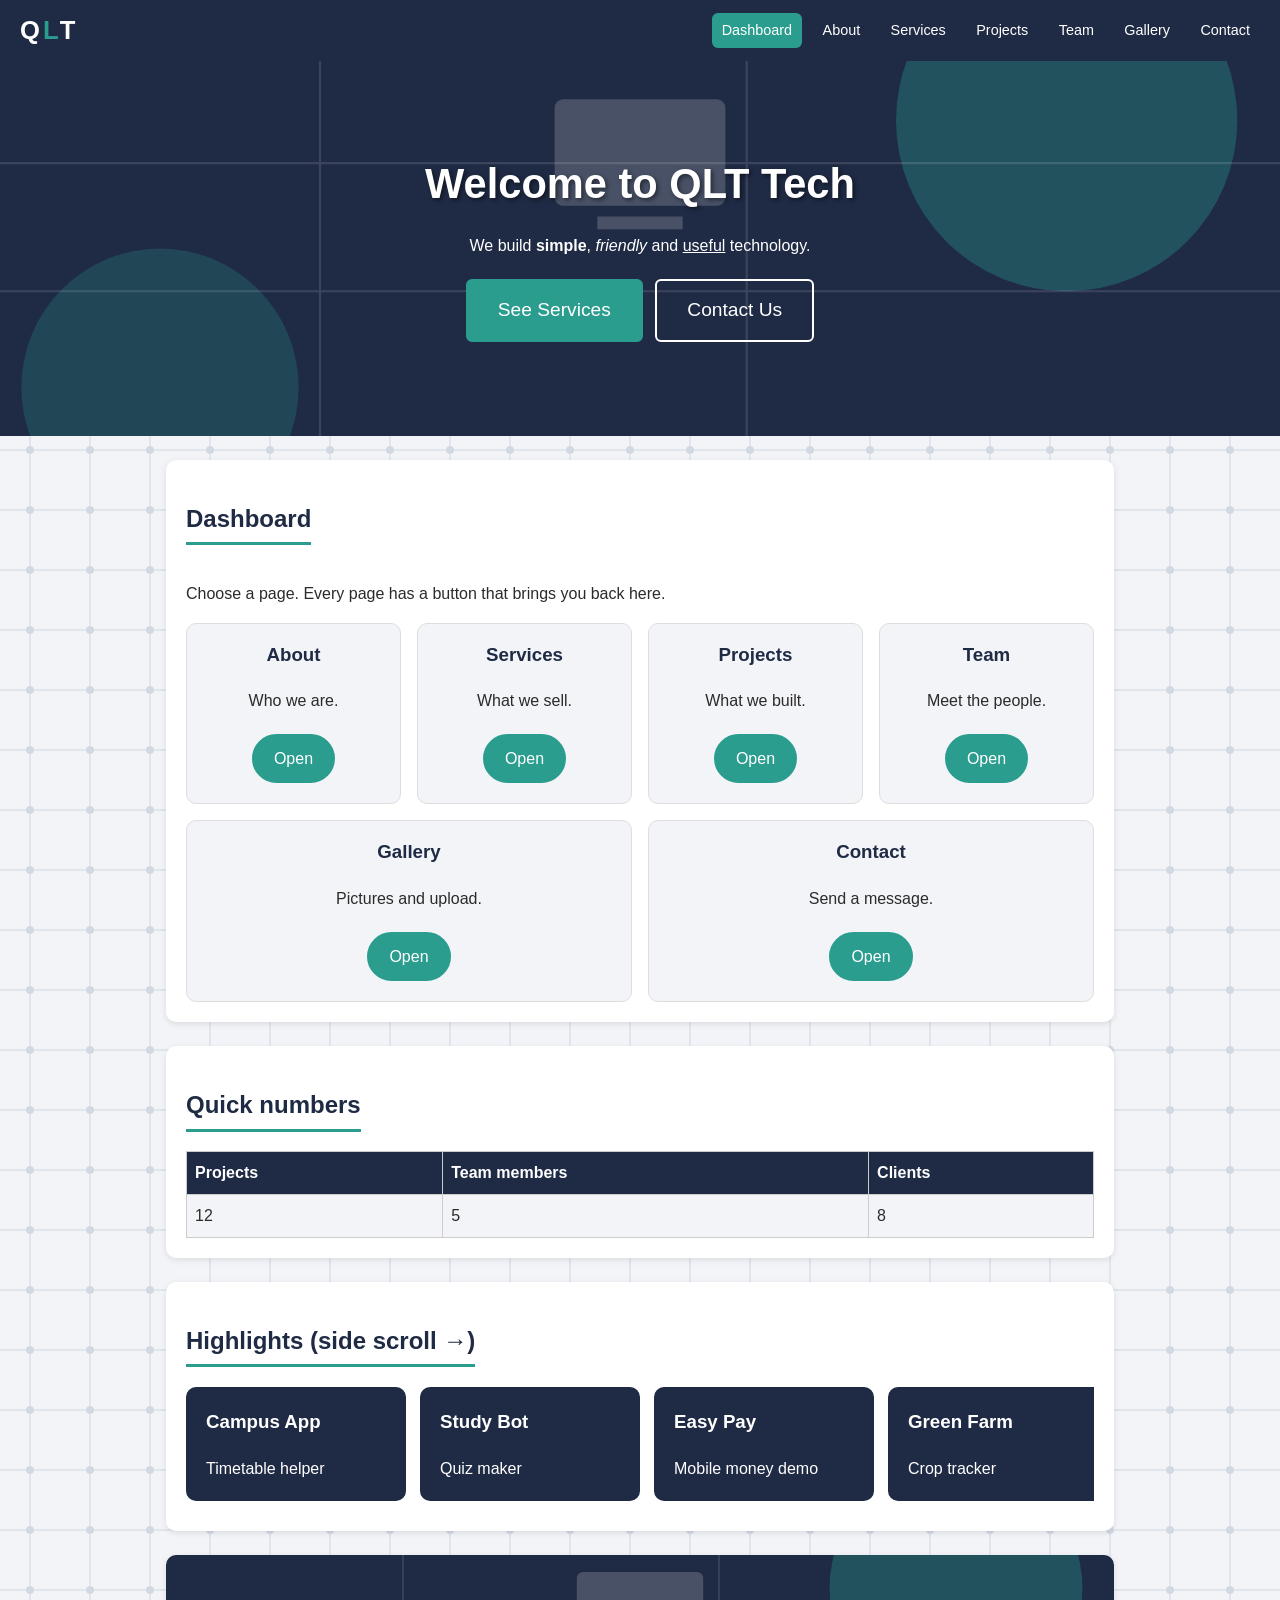
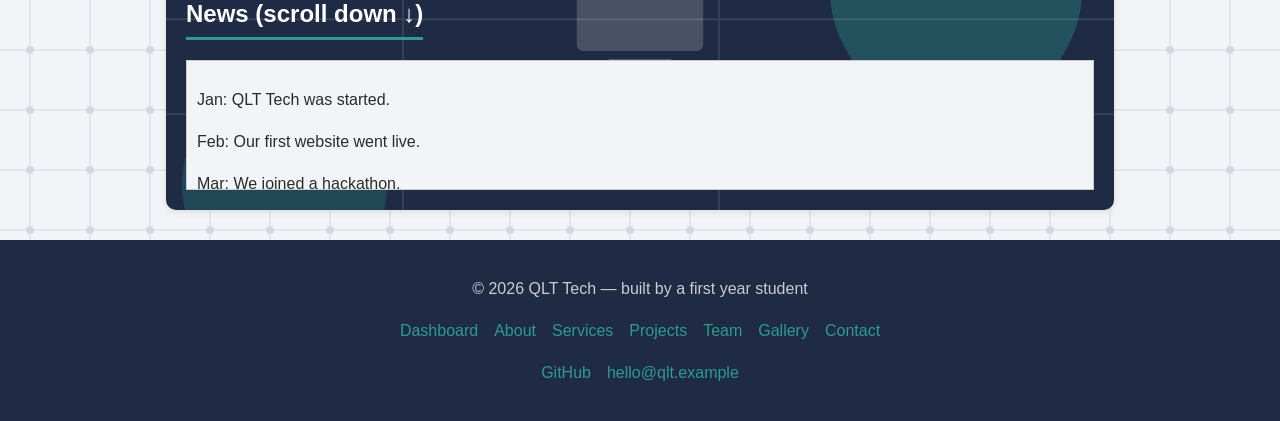
<file: index.html>
<!DOCTYPE html>
<html lang="en">
<head>
<meta charset="UTF-8">
<meta name="viewport" content="width=device-width, initial-scale=1">
<title>Dashboard - QLT Tech</title>
<link rel="stylesheet" href="style.css">
</head>
<body>
<header>
  <div class="logo">Q<span>L</span>T</div>
  <nav>
    <a href="index.html" class="active">Dashboard</a>
    <a href="about.html">About</a>
    <a href="services.html">Services</a>
    <a href="projects.html">Projects</a>
    <a href="team.html">Team</a>
    <a href="gallery.html">Gallery</a>
    <a href="contact.html">Contact</a>
  </nav>
</header>
<div class="hero">
  <h1>Welcome to QLT Tech</h1>
  <p>We build <b>simple</b>, <i>friendly</i> and <u>useful</u> technology.</p>
  <a class="btn big" href="services.html">See Services</a>
  <a class="btn big outline" style="color:#fff;border-color:#fff" href="contact.html">Contact Us</a>
</div>
<main>
  <section>
    <h2>Dashboard</h2>
    <p>Choose a page. Every page has a button that brings you back here.</p>
    <div class="cards">
      <div class="card"><h3>About</h3><p>Who we are.</p><a class="btn round" href="about.html">Open</a></div>
      <div class="card"><h3>Services</h3><p>What we sell.</p><a class="btn round" href="services.html">Open</a></div>
      <div class="card"><h3>Projects</h3><p>What we built.</p><a class="btn round" href="projects.html">Open</a></div>
      <div class="card"><h3>Team</h3><p>Meet the people.</p><a class="btn round" href="team.html">Open</a></div>
      <div class="card"><h3>Gallery</h3><p>Pictures and upload.</p><a class="btn round" href="gallery.html">Open</a></div>
      <div class="card"><h3>Contact</h3><p>Send a message.</p><a class="btn round" href="contact.html">Open</a></div>
    </div>
  </section>
  <section>
    <h2>Quick numbers</h2>
    <div class="table-wrap"><table>
      <tr><th>Projects</th><th>Team members</th><th>Clients</th></tr>
      <tr><td>12</td><td>5</td><td>8</td></tr>
    </table></div>
  </section>
  <section>
    <h2>Highlights (side scroll &rarr;)</h2>
    <div class="scroll-x">
      <div><h3>Campus App</h3>Timetable helper</div>
      <div><h3>Study Bot</h3>Quiz maker</div>
      <div><h3>Easy Pay</h3>Mobile money demo</div>
      <div><h3>Green Farm</h3>Crop tracker</div>
      <div><h3>QLT Chat</h3>Student messaging</div>
    </div>
  </section>
  <section class="bg-img">
    <h2>News (scroll down &darr;)</h2>
    <div class="scroll-y" style="color:#2b2b2b">
      <p>Jan: QLT Tech was started.</p><p>Feb: Our first website went live.</p>
      <p>Mar: We joined a hackathon.</p><p>Apr: New team members arrived.</p>
      <p>May: Campus App version 2 launched.</p>
    </div>
  </section>
</main>
<footer>
  <p>&copy; 2026 QLT Tech &mdash; built by a first year student</p>
  <p><a href="index.html">Dashboard</a><a href="about.html">About</a><a href="services.html">Services</a><a href="projects.html">Projects</a><a href="team.html">Team</a><a href="gallery.html">Gallery</a><a href="contact.html">Contact</a></p>
  <p><a href="https://github.com" target="_blank">GitHub</a><a href="mailto:hello@qlt.example">hello@qlt.example</a></p>
</footer>
</body>
</html>
</file>
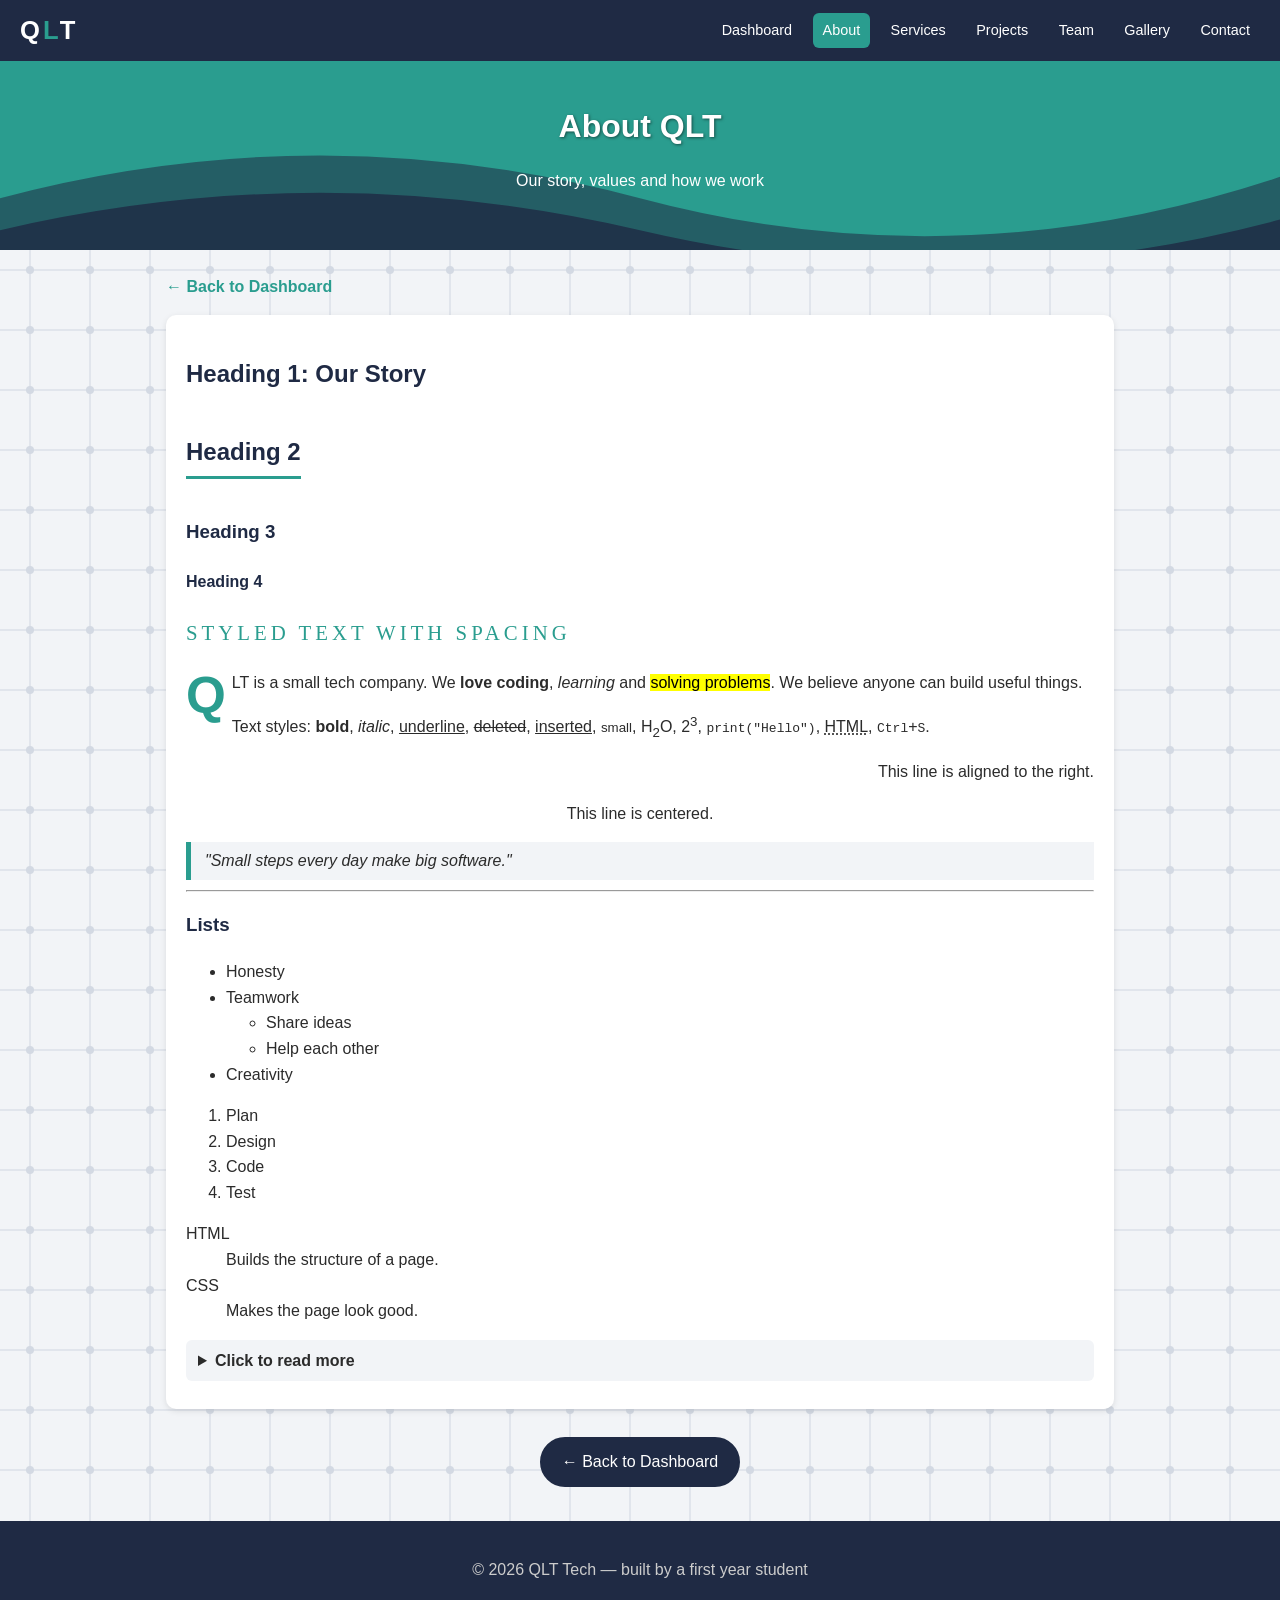
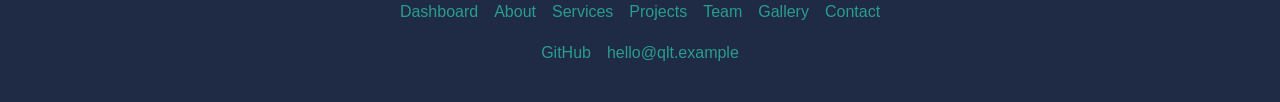
<file: about.html>
<!DOCTYPE html>
<html lang="en">
<head>
<meta charset="UTF-8">
<meta name="viewport" content="width=device-width, initial-scale=1">
<title>About - QLT Tech</title>
<link rel="stylesheet" href="style.css">
</head>
<body>
<header>
  <div class="logo">Q<span>L</span>T</div>
  <nav>
    <a href="index.html">Dashboard</a>
    <a href="about.html" class="active">About</a>
    <a href="services.html">Services</a>
    <a href="projects.html">Projects</a>
    <a href="team.html">Team</a>
    <a href="gallery.html">Gallery</a>
    <a href="contact.html">Contact</a>
  </nav>
</header>
<div class="page-banner"><h1>About QLT</h1><p>Our story, values and how we work</p></div>
<main>
  <a class="back" href="index.html">&larr; Back to Dashboard</a>
  <section>
    <h1>Heading 1: Our Story</h1>
    <h2>Heading 2</h2><h3>Heading 3</h3><h4>Heading 4</h4>
    <p class="fancy">Styled text with spacing</p>
    <p class="dropcap">QLT is a small tech company. We <strong>love coding</strong>, <em>learning</em> and <mark>solving problems</mark>. We believe anyone can build useful things.</p>
    <p>Text styles: <b>bold</b>, <i>italic</i>, <u>underline</u>, <del>deleted</del>, <ins>inserted</ins>, <small>small</small>, H<sub>2</sub>O, 2<sup>3</sup>, <code>print("Hello")</code>, <abbr title="HyperText Markup Language">HTML</abbr>, <kbd>Ctrl</kbd>+<kbd>S</kbd>.</p>
    <p style="text-align:right">This line is aligned to the right.</p>
    <p style="text-align:center">This line is centered.</p>
    <blockquote>"Small steps every day make big software."</blockquote>
    <hr>
    <h3>Lists</h3>
    <ul><li>Honesty</li><li>Teamwork<ul><li>Share ideas</li><li>Help each other</li></ul></li><li>Creativity</li></ul>
    <ol><li>Plan</li><li>Design</li><li>Code</li><li>Test</li></ol>
    <dl><dt>HTML</dt><dd>Builds the structure of a page.</dd><dt>CSS</dt><dd>Makes the page look good.</dd></dl>
    <details><summary>Click to read more</summary><p>We started in a dorm room with one laptop.</p></details>
  </section>
</main>
<main><p style="text-align:center"><a class="btn dark round" href="index.html">&larr; Back to Dashboard</a></p></main>
<footer>
  <p>&copy; 2026 QLT Tech &mdash; built by a first year student</p>
  <p><a href="index.html">Dashboard</a><a href="about.html">About</a><a href="services.html">Services</a><a href="projects.html">Projects</a><a href="team.html">Team</a><a href="gallery.html">Gallery</a><a href="contact.html">Contact</a></p>
  <p><a href="https://github.com" target="_blank">GitHub</a><a href="mailto:hello@qlt.example">hello@qlt.example</a></p>
</footer>
</body>
</html>
</file>
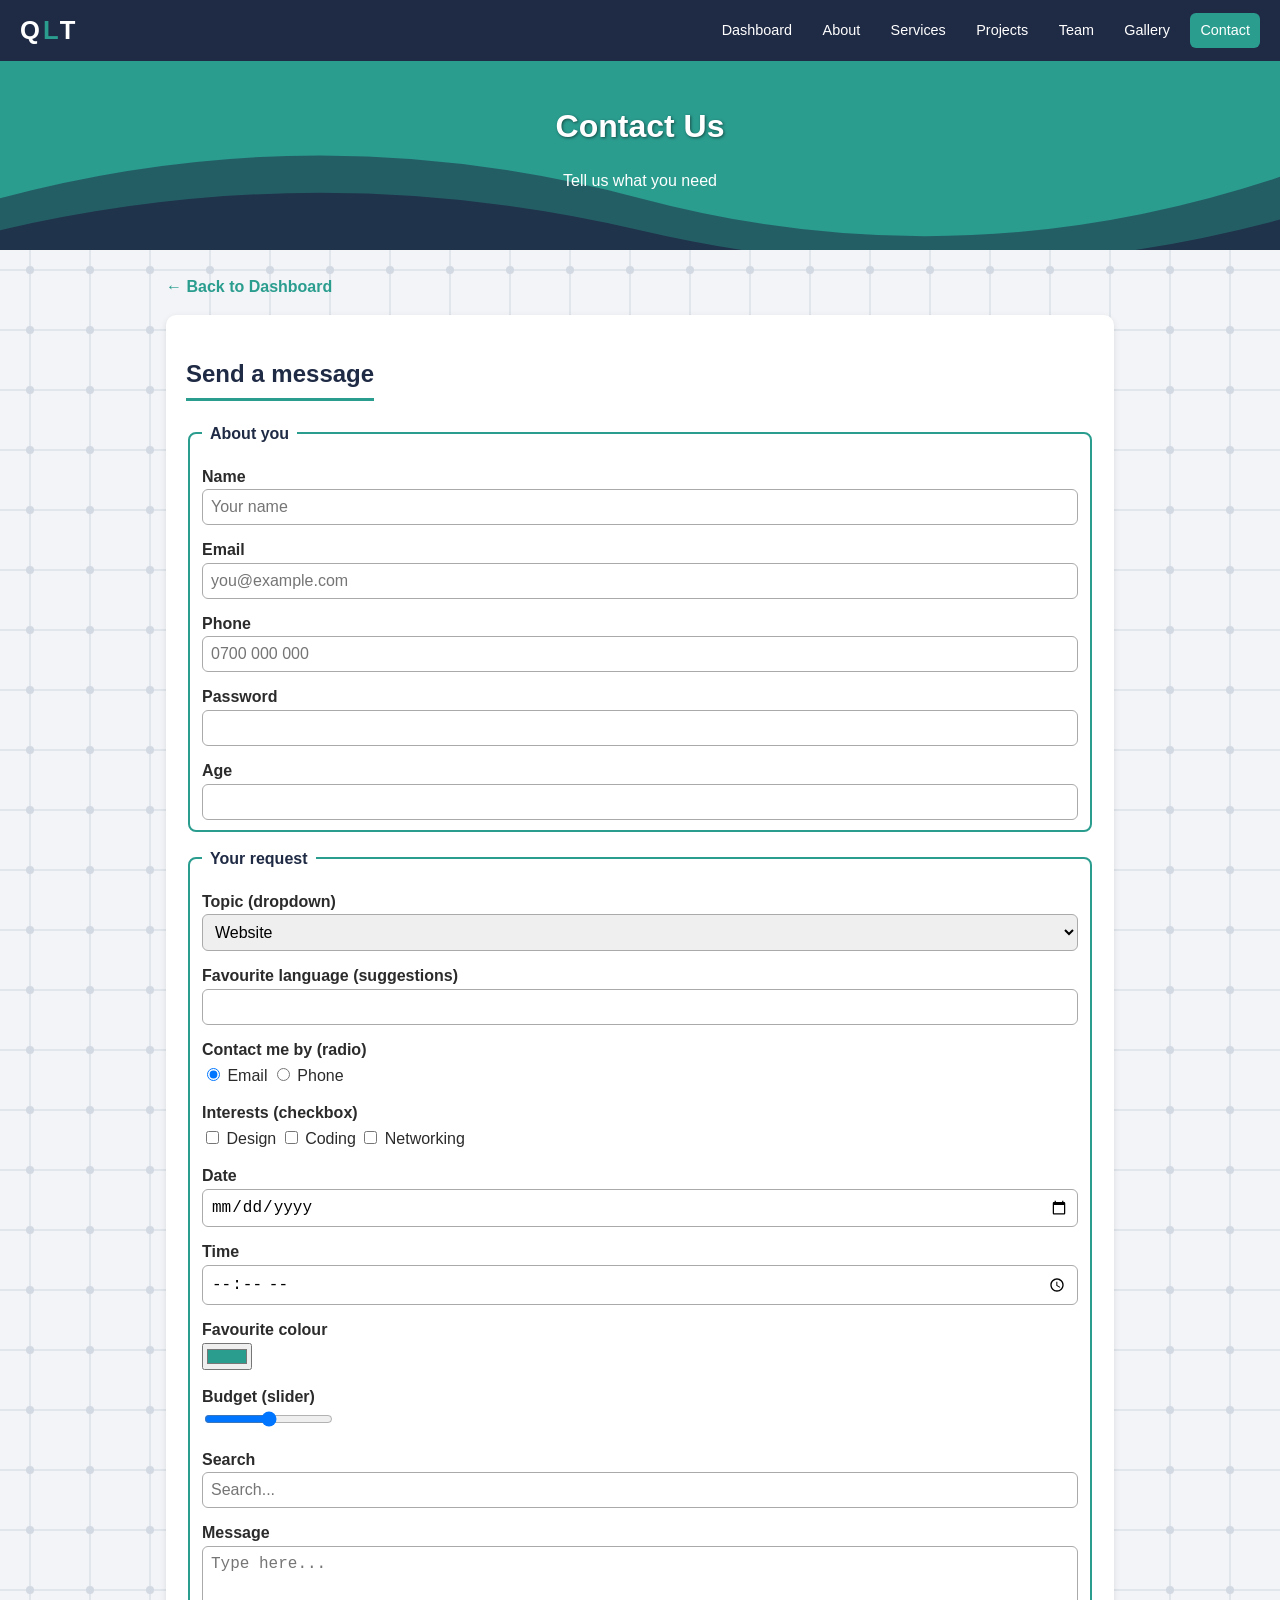
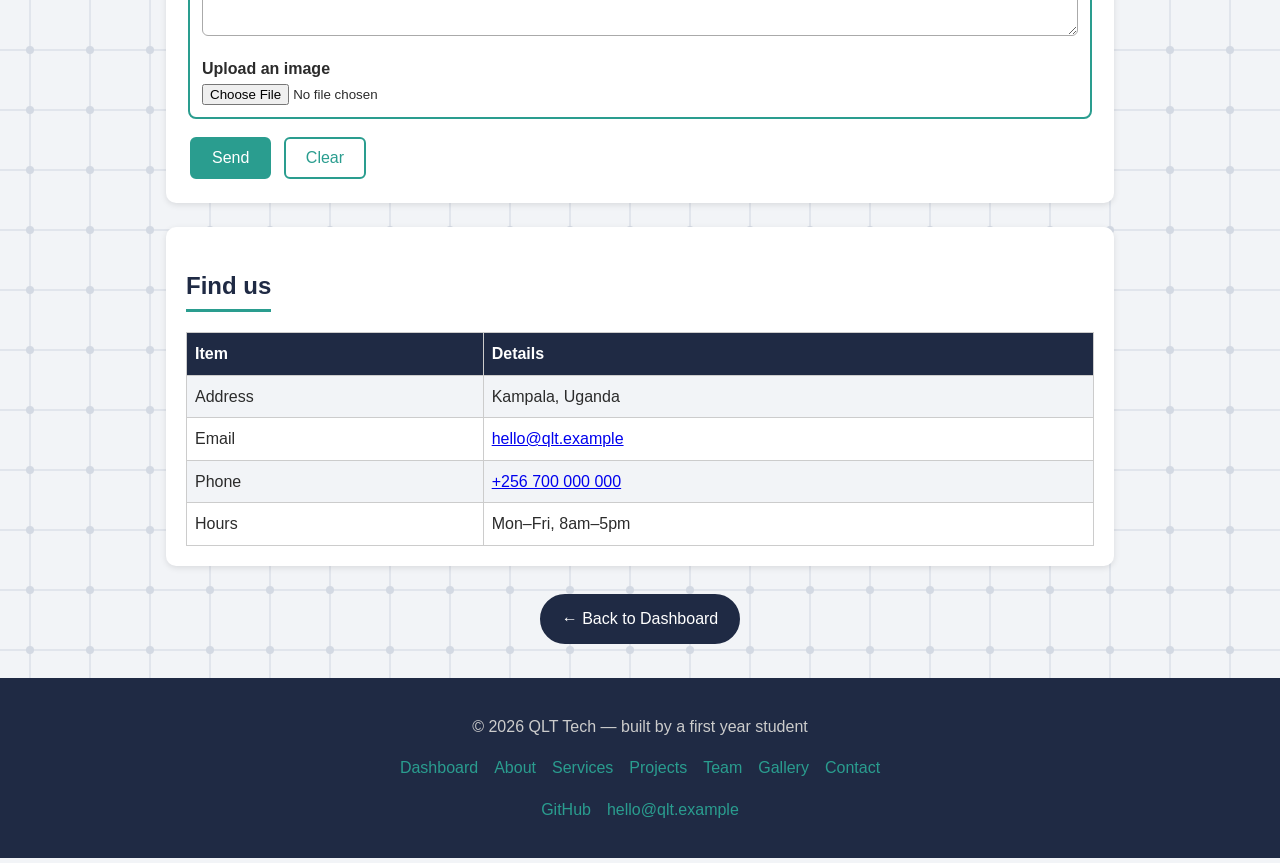
<file: contact.html>
<!DOCTYPE html>
<html lang="en">
<head>
<meta charset="UTF-8">
<meta name="viewport" content="width=device-width, initial-scale=1">
<title>Contact - QLT Tech</title>
<link rel="stylesheet" href="style.css">
</head>
<body>
<header>
  <div class="logo">Q<span>L</span>T</div>
  <nav>
    <a href="index.html">Dashboard</a>
    <a href="about.html">About</a>
    <a href="services.html">Services</a>
    <a href="projects.html">Projects</a>
    <a href="team.html">Team</a>
    <a href="gallery.html">Gallery</a>
    <a href="contact.html" class="active">Contact</a>
  </nav>
</header>
<div class="page-banner"><h1>Contact Us</h1><p>Tell us what you need</p></div>
<main>
  <a class="back" href="index.html">&larr; Back to Dashboard</a>
  <section>
    <h2>Send a message</h2>
    <form action="#" method="post">
      <fieldset><legend>About you</legend>
        <label for="name">Name</label><input type="text" id="name" placeholder="Your name">
        <label for="email">Email</label><input type="email" id="email" placeholder="you@example.com">
        <label for="tel">Phone</label><input type="tel" id="tel" placeholder="0700 000 000">
        <label for="pw">Password</label><input type="password" id="pw">
        <label for="age">Age</label><input type="number" id="age" min="1" max="100">
      </fieldset>
      <fieldset><legend>Your request</legend>
        <label for="topic">Topic (dropdown)</label>
        <select id="topic"><option>Website</option><option>Mobile app</option><option>Support</option></select>
        <label for="lang">Favourite language (suggestions)</label>
        <input type="text" id="lang" list="langs"><datalist id="langs"><option value="HTML"><option value="CSS"><option value="Python"><option value="Java"></datalist>
        <label>Contact me by (radio)</label>
        <input type="radio" name="how" checked> Email <input type="radio" name="how"> Phone
        <label>Interests (checkbox)</label>
        <input type="checkbox"> Design <input type="checkbox"> Coding <input type="checkbox"> Networking
        <label for="date">Date</label><input type="date" id="date">
        <label for="time">Time</label><input type="time" id="time">
        <label for="col">Favourite colour</label><input type="color" id="col" value="#2a9d8f">
        <label for="rng">Budget (slider)</label><input type="range" id="rng" min="0" max="100">
        <label for="s">Search</label><input type="search" id="s" placeholder="Search...">
        <label for="msg">Message</label><textarea id="msg" rows="4" placeholder="Type here..."></textarea>
        <label for="pic">Upload an image</label><input type="file" id="pic" accept="image/*">
      </fieldset>
      <button class="btn" type="submit">Send</button>
      <button class="btn outline" type="reset">Clear</button>
    </form>
  </section>
  <section>
    <h2>Find us</h2>
    <div class="table-wrap"><table>
      <tr><th>Item</th><th>Details</th></tr>
      <tr><td>Address</td><td>Kampala, Uganda</td></tr>
      <tr><td>Email</td><td><a href="mailto:hello@qlt.example">hello@qlt.example</a></td></tr>
      <tr><td>Phone</td><td><a href="tel:+256700000000">+256 700 000 000</a></td></tr>
      <tr><td>Hours</td><td>Mon&ndash;Fri, 8am&ndash;5pm</td></tr>
    </table></div>
  </section>
</main>
<main><p style="text-align:center"><a class="btn dark round" href="index.html">&larr; Back to Dashboard</a></p></main>
<footer>
  <p>&copy; 2026 QLT Tech &mdash; built by a first year student</p>
  <p><a href="index.html">Dashboard</a><a href="about.html">About</a><a href="services.html">Services</a><a href="projects.html">Projects</a><a href="team.html">Team</a><a href="gallery.html">Gallery</a><a href="contact.html">Contact</a></p>
  <p><a href="https://github.com" target="_blank">GitHub</a><a href="mailto:hello@qlt.example">hello@qlt.example</a></p>
</footer>
</body>
</html>
</file>
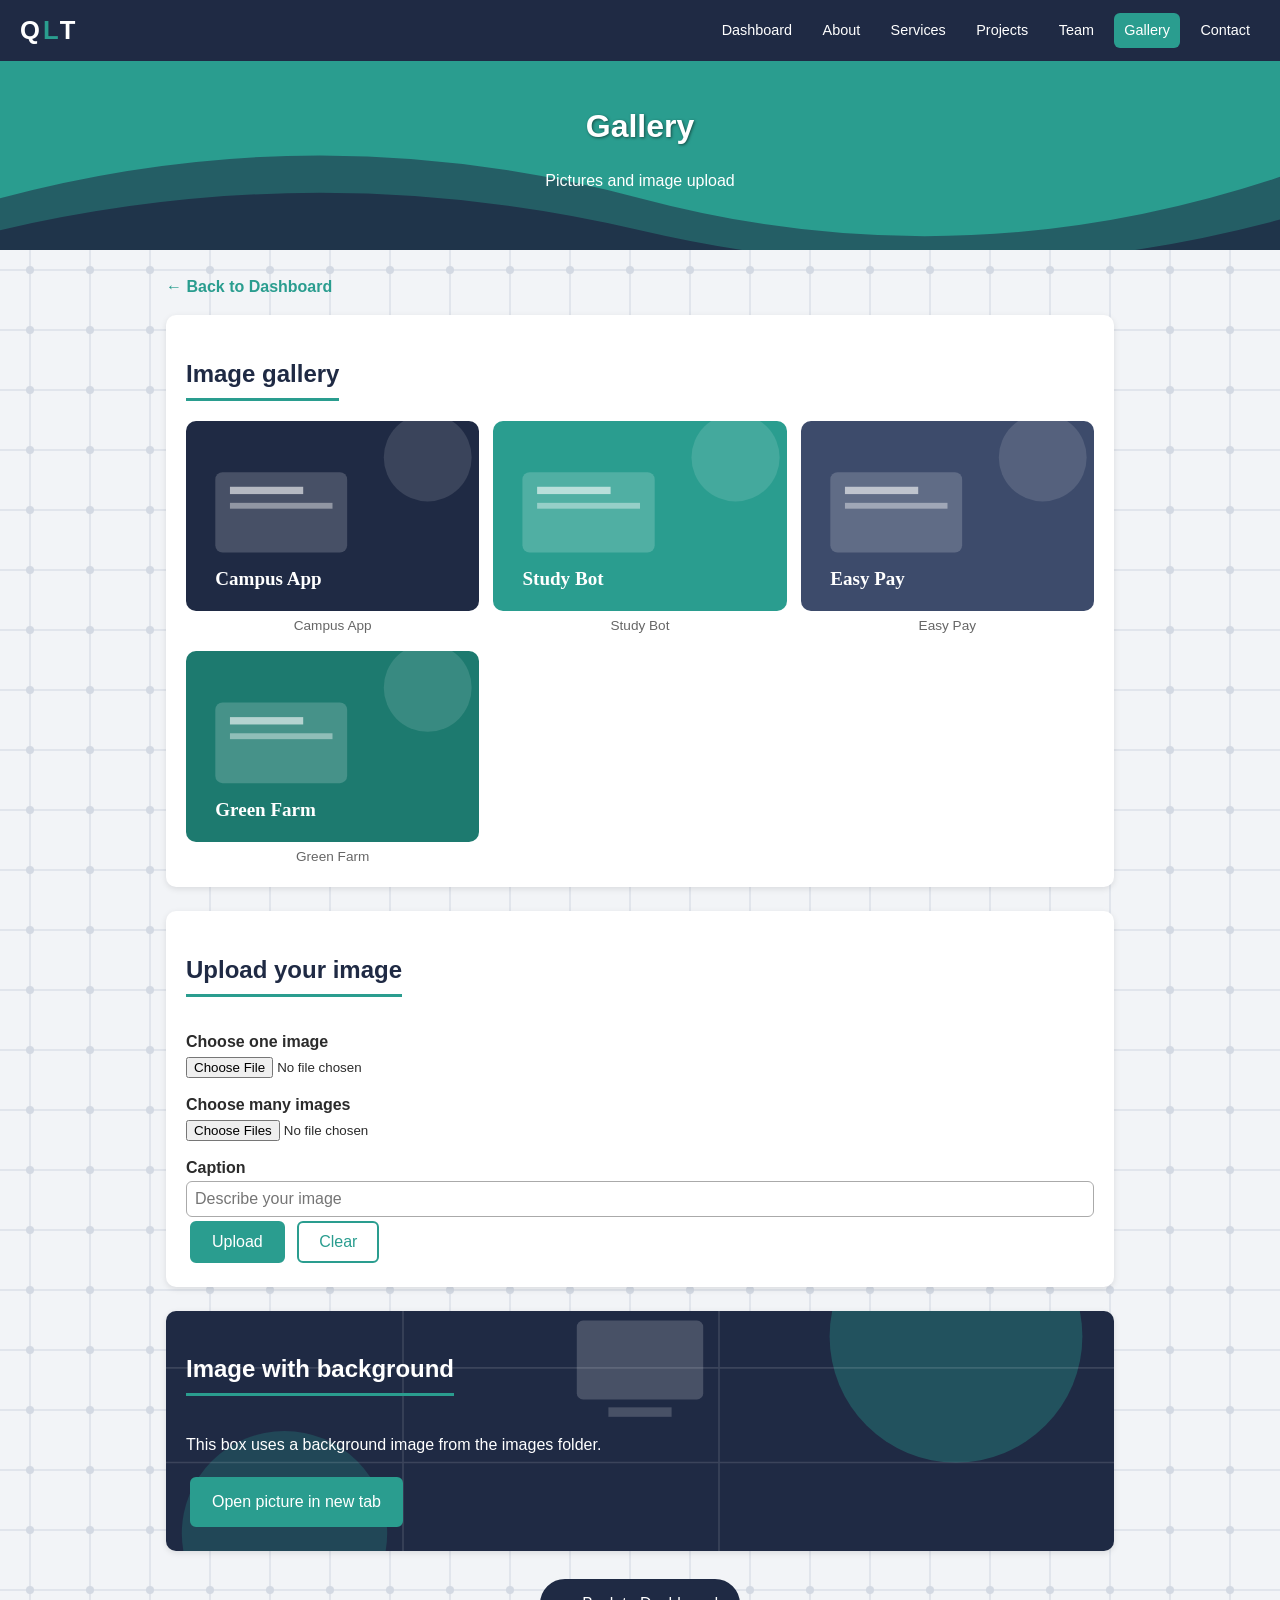
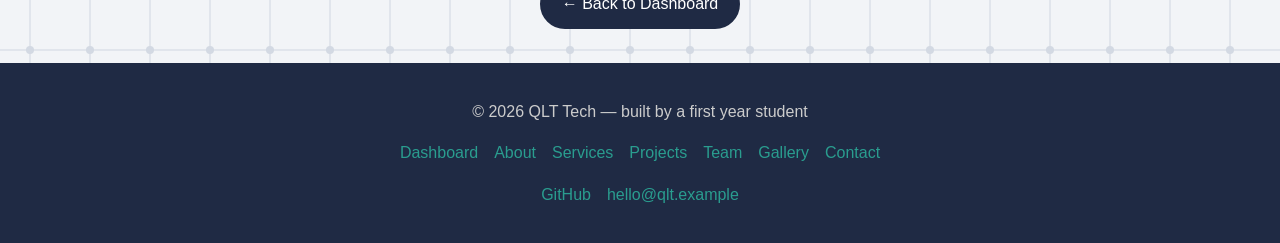
<file: gallery.html>
<!DOCTYPE html>
<html lang="en">
<head>
<meta charset="UTF-8">
<meta name="viewport" content="width=device-width, initial-scale=1">
<title>Gallery - QLT Tech</title>
<link rel="stylesheet" href="style.css">
</head>
<body>
<header>
  <div class="logo">Q<span>L</span>T</div>
  <nav>
    <a href="index.html">Dashboard</a>
    <a href="about.html">About</a>
    <a href="services.html">Services</a>
    <a href="projects.html">Projects</a>
    <a href="team.html">Team</a>
    <a href="gallery.html" class="active">Gallery</a>
    <a href="contact.html">Contact</a>
  </nav>
</header>
<div class="page-banner"><h1>Gallery</h1><p>Pictures and image upload</p></div>
<main>
  <a class="back" href="index.html">&larr; Back to Dashboard</a>
  <section>
    <h2>Image gallery</h2>
    <div class="gallery">
      <figure><img src="images/img1.svg" alt="Campus App"><figcaption>Campus App</figcaption></figure>
      <figure><img src="images/img2.svg" alt="Study Bot"><figcaption>Study Bot</figcaption></figure>
      <figure><img src="images/img3.svg" alt="Easy Pay"><figcaption>Easy Pay</figcaption></figure>
      <figure><img src="images/img4.svg" alt="Green Farm"><figcaption>Green Farm</figcaption></figure>
    </div>
  </section>
  <section>
    <h2>Upload your image</h2>
    <form action="#" method="post" enctype="multipart/form-data">
      <label for="one">Choose one image</label>
      <input type="file" id="one" name="one" accept="image/*">
      <label for="many">Choose many images</label>
      <input type="file" id="many" name="many" accept="image/*" multiple>
      <label for="cap">Caption</label>
      <input type="text" id="cap" placeholder="Describe your image">
      <br>
      <button class="btn" type="submit">Upload</button>
      <button class="btn outline" type="reset">Clear</button>
    </form>
  </section>
  <section class="bg-img">
    <h2>Image with background</h2>
    <p>This box uses a background image from the images folder.</p>
    <a href="images/img1.svg" target="_blank" class="btn">Open picture in new tab</a>
  </section>
</main>
<main><p style="text-align:center"><a class="btn dark round" href="index.html">&larr; Back to Dashboard</a></p></main>
<footer>
  <p>&copy; 2026 QLT Tech &mdash; built by a first year student</p>
  <p><a href="index.html">Dashboard</a><a href="about.html">About</a><a href="services.html">Services</a><a href="projects.html">Projects</a><a href="team.html">Team</a><a href="gallery.html">Gallery</a><a href="contact.html">Contact</a></p>
  <p><a href="https://github.com" target="_blank">GitHub</a><a href="mailto:hello@qlt.example">hello@qlt.example</a></p>
</footer>
</body>
</html>
</file>
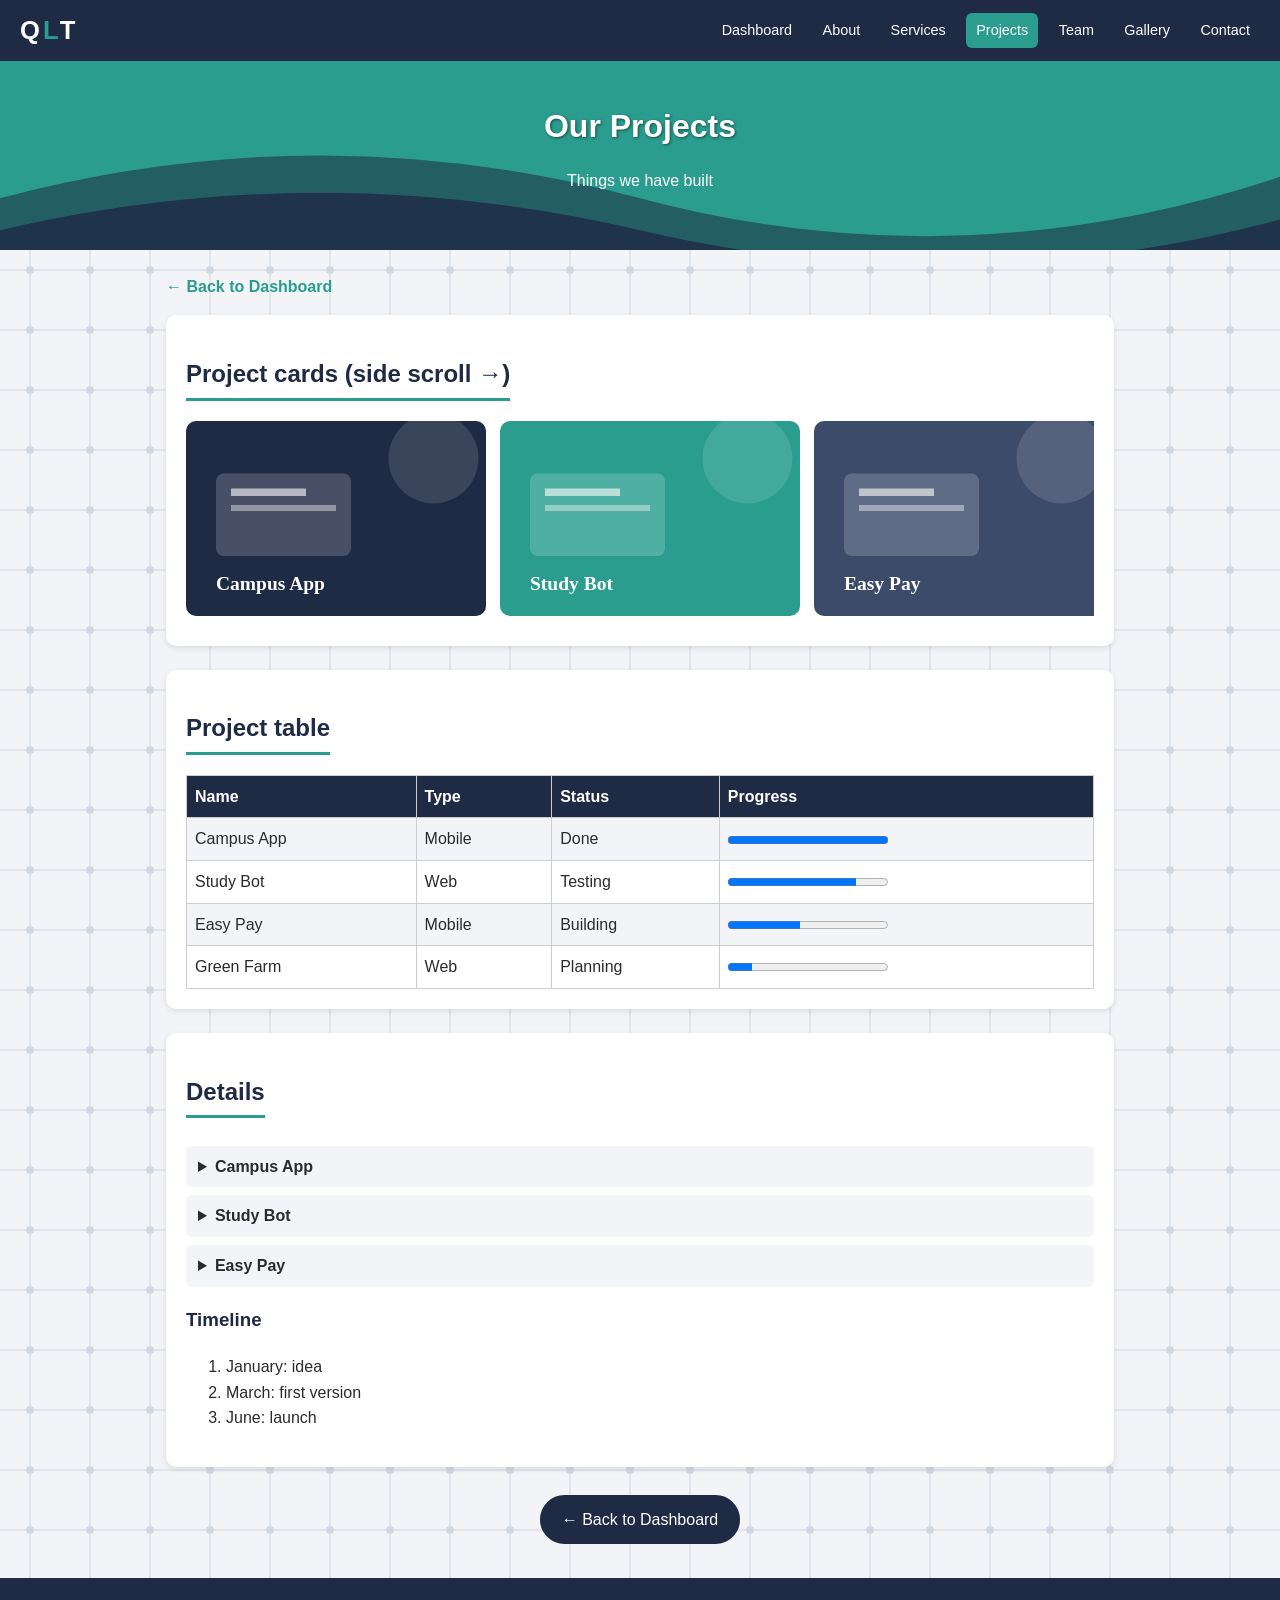
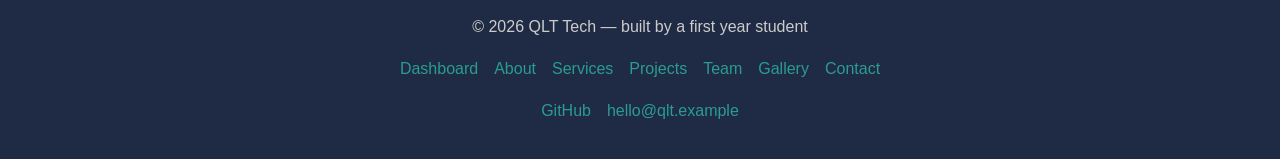
<file: projects.html>
<!DOCTYPE html>
<html lang="en">
<head>
<meta charset="UTF-8">
<meta name="viewport" content="width=device-width, initial-scale=1">
<title>Projects - QLT Tech</title>
<link rel="stylesheet" href="style.css">
</head>
<body>
<header>
  <div class="logo">Q<span>L</span>T</div>
  <nav>
    <a href="index.html">Dashboard</a>
    <a href="about.html">About</a>
    <a href="services.html">Services</a>
    <a href="projects.html" class="active">Projects</a>
    <a href="team.html">Team</a>
    <a href="gallery.html">Gallery</a>
    <a href="contact.html">Contact</a>
  </nav>
</header>
<div class="page-banner"><h1>Our Projects</h1><p>Things we have built</p></div>
<main>
  <a class="back" href="index.html">&larr; Back to Dashboard</a>
  <section>
    <h2>Project cards (side scroll &rarr;)</h2>
    <div class="scroll-x">
      <img src="images/img1.svg" alt="Campus App"><img src="images/img2.svg" alt="Study Bot">
      <img src="images/img3.svg" alt="Easy Pay"><img src="images/img4.svg" alt="Green Farm">
    </div>
  </section>
  <section>
    <h2>Project table</h2>
    <div class="table-wrap"><table>
      <tr><th>Name</th><th>Type</th><th>Status</th><th>Progress</th></tr>
      <tr><td>Campus App</td><td>Mobile</td><td>Done</td><td><progress value="100" max="100"></progress></td></tr>
      <tr><td>Study Bot</td><td>Web</td><td>Testing</td><td><progress value="80" max="100"></progress></td></tr>
      <tr><td>Easy Pay</td><td>Mobile</td><td>Building</td><td><progress value="45" max="100"></progress></td></tr>
      <tr><td>Green Farm</td><td>Web</td><td>Planning</td><td><progress value="15" max="100"></progress></td></tr>
    </table></div>
  </section>
  <section>
    <h2>Details</h2>
    <details><summary>Campus App</summary><p>Shows class timetable and reminds students before lectures.</p></details>
    <details><summary>Study Bot</summary><p>Makes short quizzes from your notes.</p></details>
    <details><summary>Easy Pay</summary><p>A demo of how mobile money screens work.</p></details>
    <h3>Timeline</h3>
    <ol><li>January: idea</li><li>March: first version</li><li>June: launch</li></ol>
  </section>
</main>
<main><p style="text-align:center"><a class="btn dark round" href="index.html">&larr; Back to Dashboard</a></p></main>
<footer>
  <p>&copy; 2026 QLT Tech &mdash; built by a first year student</p>
  <p><a href="index.html">Dashboard</a><a href="about.html">About</a><a href="services.html">Services</a><a href="projects.html">Projects</a><a href="team.html">Team</a><a href="gallery.html">Gallery</a><a href="contact.html">Contact</a></p>
  <p><a href="https://github.com" target="_blank">GitHub</a><a href="mailto:hello@qlt.example">hello@qlt.example</a></p>
</footer>
</body>
</html>
</file>
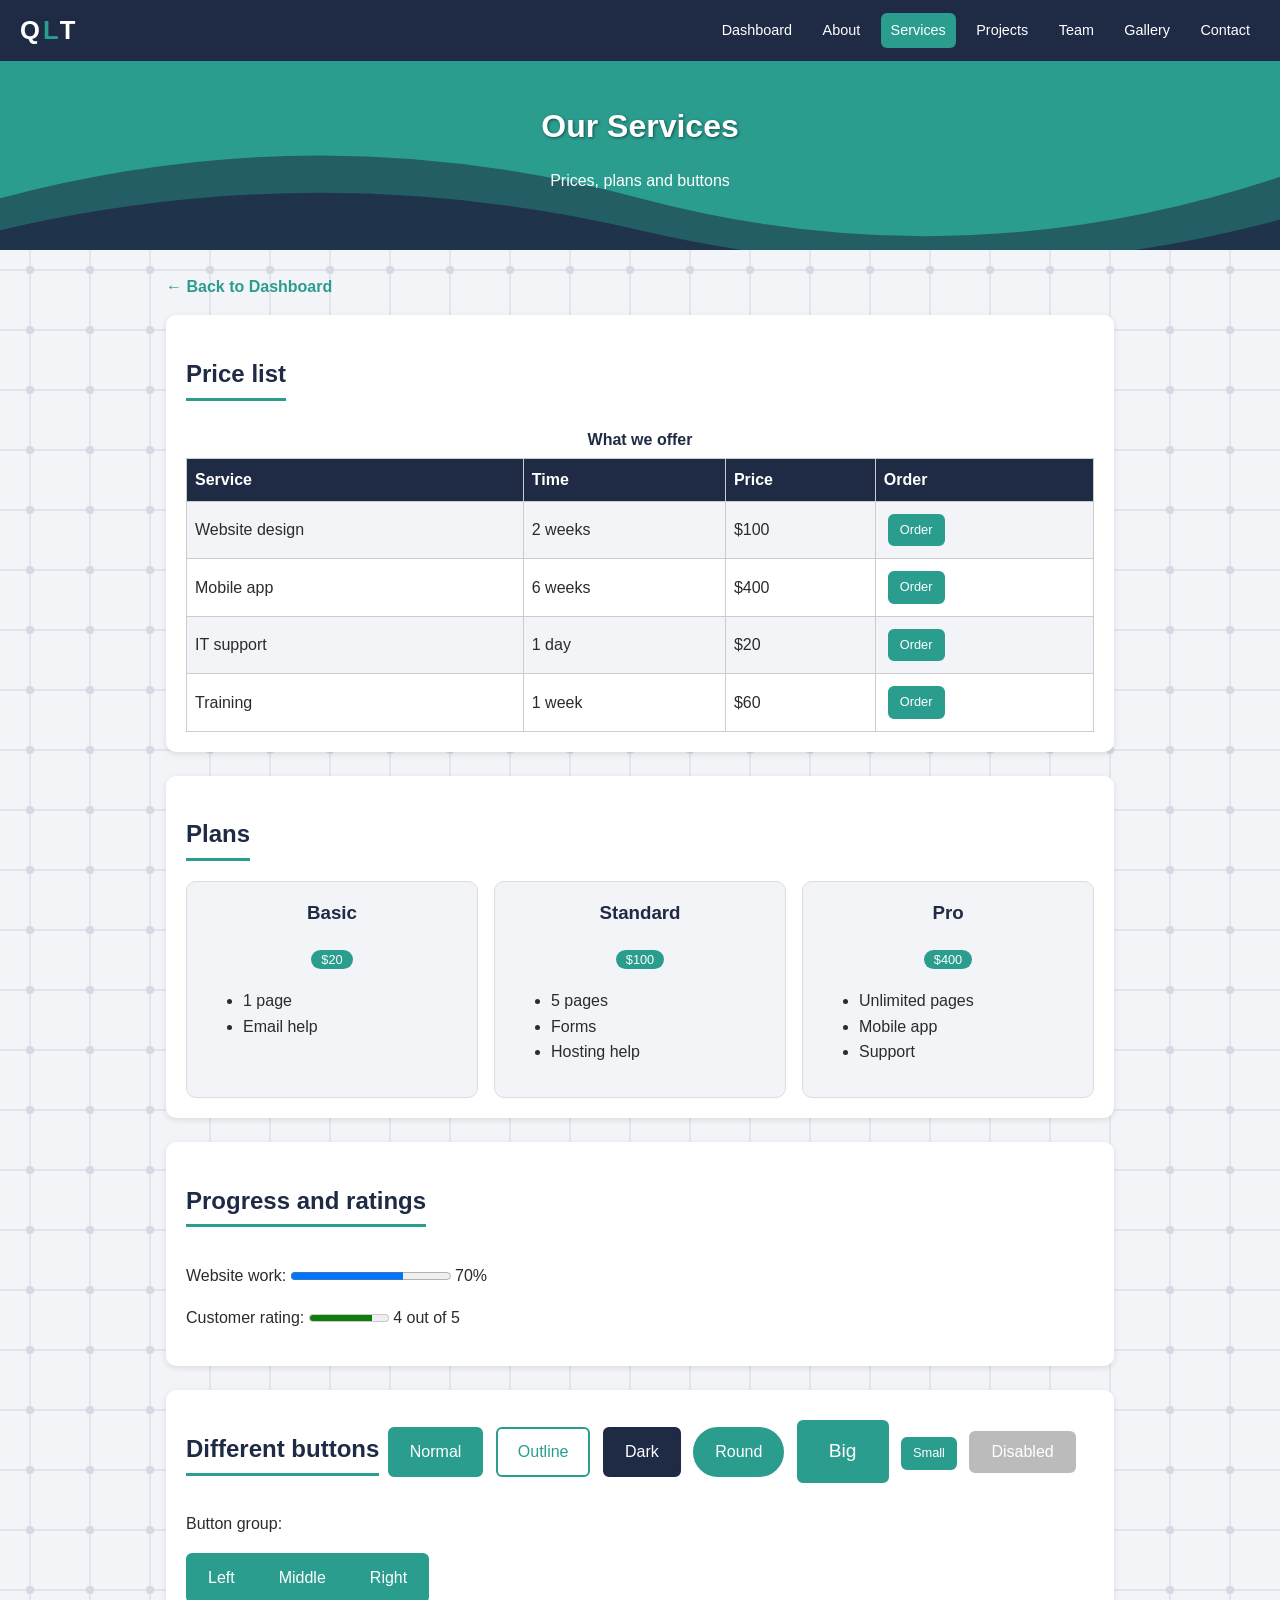
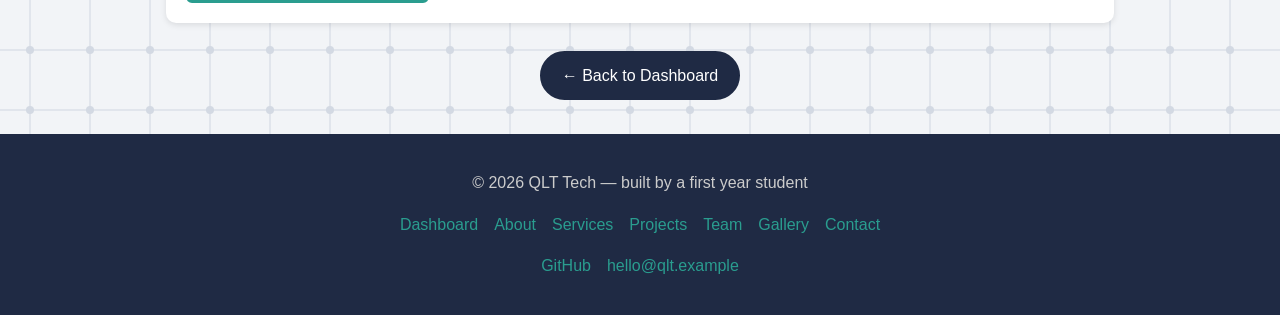
<file: services.html>
<!DOCTYPE html>
<html lang="en">
<head>
<meta charset="UTF-8">
<meta name="viewport" content="width=device-width, initial-scale=1">
<title>Services - QLT Tech</title>
<link rel="stylesheet" href="style.css">
</head>
<body>
<header>
  <div class="logo">Q<span>L</span>T</div>
  <nav>
    <a href="index.html">Dashboard</a>
    <a href="about.html">About</a>
    <a href="services.html" class="active">Services</a>
    <a href="projects.html">Projects</a>
    <a href="team.html">Team</a>
    <a href="gallery.html">Gallery</a>
    <a href="contact.html">Contact</a>
  </nav>
</header>
<div class="page-banner"><h1>Our Services</h1><p>Prices, plans and buttons</p></div>
<main>
  <a class="back" href="index.html">&larr; Back to Dashboard</a>
  <section>
    <h2>Price list</h2>
    <div class="table-wrap"><table>
      <caption>What we offer</caption>
      <tr><th>Service</th><th>Time</th><th>Price</th><th>Order</th></tr>
      <tr><td>Website design</td><td>2 weeks</td><td>$100</td><td><a class="btn small" href="contact.html">Order</a></td></tr>
      <tr><td>Mobile app</td><td>6 weeks</td><td>$400</td><td><a class="btn small" href="contact.html">Order</a></td></tr>
      <tr><td>IT support</td><td>1 day</td><td>$20</td><td><a class="btn small" href="contact.html">Order</a></td></tr>
      <tr><td>Training</td><td>1 week</td><td>$60</td><td><a class="btn small" href="contact.html">Order</a></td></tr>
    </table></div>
  </section>
  <section>
    <h2>Plans</h2>
    <div class="cards">
      <div class="card"><h3>Basic</h3><p><span class="tag">$20</span></p><ul style="text-align:left"><li>1 page</li><li>Email help</li></ul></div>
      <div class="card"><h3>Standard</h3><p><span class="tag">$100</span></p><ul style="text-align:left"><li>5 pages</li><li>Forms</li><li>Hosting help</li></ul></div>
      <div class="card"><h3>Pro</h3><p><span class="tag">$400</span></p><ul style="text-align:left"><li>Unlimited pages</li><li>Mobile app</li><li>Support</li></ul></div>
    </div>
  </section>
  <section>
    <h2>Progress and ratings</h2>
    <p>Website work: <progress value="70" max="100"></progress> 70%</p>
    <p>Customer rating: <meter value="4" min="0" max="5"></meter> 4 out of 5</p>
  </section>
  <section>
    <h2>Different buttons</h2>
    <a class="btn" href="contact.html">Normal</a>
    <a class="btn outline" href="contact.html">Outline</a>
    <a class="btn dark" href="contact.html">Dark</a>
    <a class="btn round" href="contact.html">Round</a>
    <a class="btn big" href="contact.html">Big</a>
    <a class="btn small" href="contact.html">Small</a>
    <button class="btn" disabled>Disabled</button>
    <p>Button group:</p>
    <div class="btn-group"><a class="btn" href="#">Left</a><a class="btn" href="#">Middle</a><a class="btn" href="#">Right</a></div>
  </section>
</main>
<main><p style="text-align:center"><a class="btn dark round" href="index.html">&larr; Back to Dashboard</a></p></main>
<footer>
  <p>&copy; 2026 QLT Tech &mdash; built by a first year student</p>
  <p><a href="index.html">Dashboard</a><a href="about.html">About</a><a href="services.html">Services</a><a href="projects.html">Projects</a><a href="team.html">Team</a><a href="gallery.html">Gallery</a><a href="contact.html">Contact</a></p>
  <p><a href="https://github.com" target="_blank">GitHub</a><a href="mailto:hello@qlt.example">hello@qlt.example</a></p>
</footer>
</body>
</html>
</file>
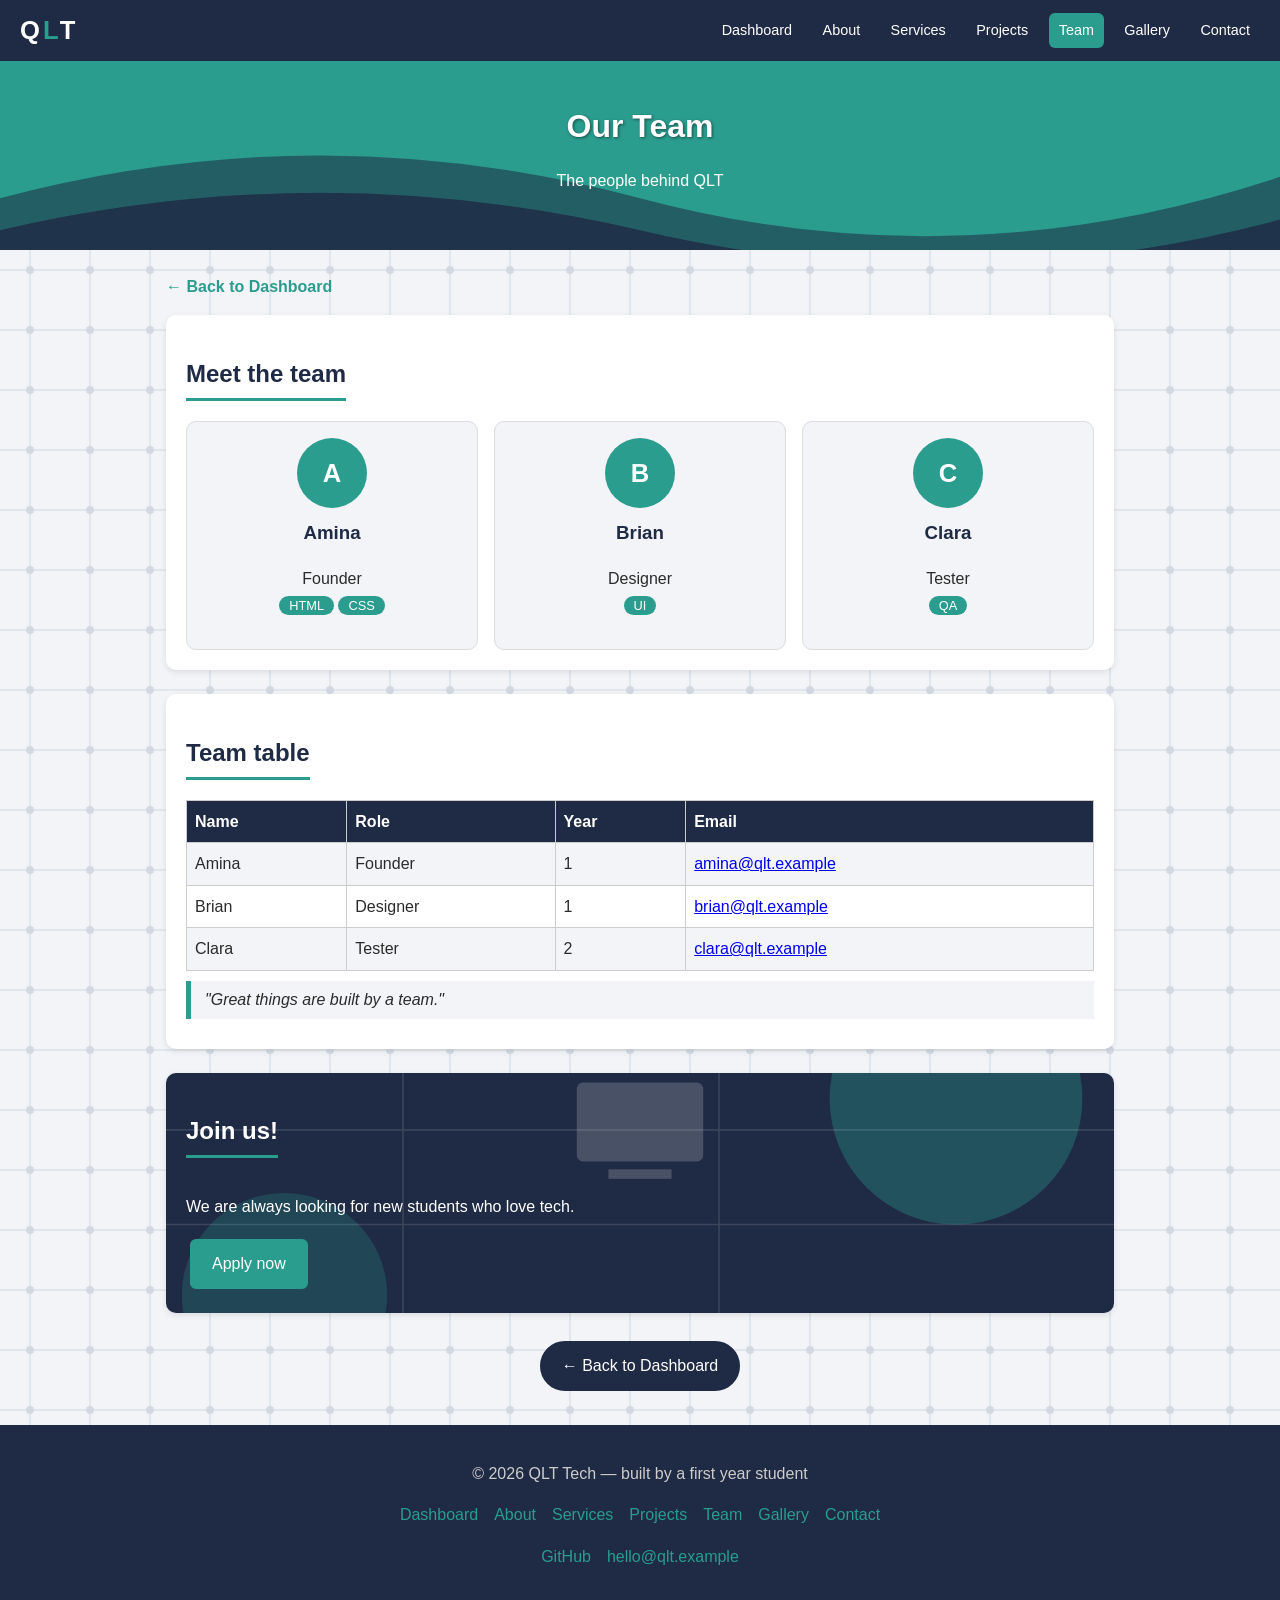
<file: team.html>
<!DOCTYPE html>
<html lang="en">
<head>
<meta charset="UTF-8">
<meta name="viewport" content="width=device-width, initial-scale=1">
<title>Team - QLT Tech</title>
<link rel="stylesheet" href="style.css">
</head>
<body>
<header>
  <div class="logo">Q<span>L</span>T</div>
  <nav>
    <a href="index.html">Dashboard</a>
    <a href="about.html">About</a>
    <a href="services.html">Services</a>
    <a href="projects.html">Projects</a>
    <a href="team.html" class="active">Team</a>
    <a href="gallery.html">Gallery</a>
    <a href="contact.html">Contact</a>
  </nav>
</header>
<div class="page-banner"><h1>Our Team</h1><p>The people behind QLT</p></div>
<main>
  <a class="back" href="index.html">&larr; Back to Dashboard</a>
  <section>
    <h2>Meet the team</h2>
    <div class="cards">
      <div class="card"><div class="avatar">A</div><h3>Amina</h3><p>Founder<br><span class="tag">HTML</span> <span class="tag">CSS</span></p></div>
      <div class="card"><div class="avatar">B</div><h3>Brian</h3><p>Designer<br><span class="tag">UI</span></p></div>
      <div class="card"><div class="avatar">C</div><h3>Clara</h3><p>Tester<br><span class="tag">QA</span></p></div>
    </div>
  </section>
  <section>
    <h2>Team table</h2>
    <div class="table-wrap"><table>
      <tr><th>Name</th><th>Role</th><th>Year</th><th>Email</th></tr>
      <tr><td>Amina</td><td>Founder</td><td>1</td><td><a href="mailto:amina@qlt.example">amina@qlt.example</a></td></tr>
      <tr><td>Brian</td><td>Designer</td><td>1</td><td><a href="mailto:brian@qlt.example">brian@qlt.example</a></td></tr>
      <tr><td>Clara</td><td>Tester</td><td>2</td><td><a href="mailto:clara@qlt.example">clara@qlt.example</a></td></tr>
    </table></div>
    <blockquote>"Great things are built by a team."</blockquote>
  </section>
  <section class="bg-img">
    <h2>Join us!</h2>
    <p>We are always looking for new students who love tech.</p>
    <a class="btn" href="contact.html">Apply now</a>
  </section>
</main>
<main><p style="text-align:center"><a class="btn dark round" href="index.html">&larr; Back to Dashboard</a></p></main>
<footer>
  <p>&copy; 2026 QLT Tech &mdash; built by a first year student</p>
  <p><a href="index.html">Dashboard</a><a href="about.html">About</a><a href="services.html">Services</a><a href="projects.html">Projects</a><a href="team.html">Team</a><a href="gallery.html">Gallery</a><a href="contact.html">Contact</a></p>
  <p><a href="https://github.com" target="_blank">GitHub</a><a href="mailto:hello@qlt.example">hello@qlt.example</a></p>
</footer>
</body>
</html>
</file>
<file: style.css>
/* QLT Tech - shared stylesheet. Colors: navy, teal, light grey */
:root{--navy:#1f2a44;--teal:#2a9d8f;--light:#f2f4f7;--text:#2b2b2b}
*{box-sizing:border-box}
body{margin:0;font-family:Verdana,Arial,sans-serif;color:var(--text);line-height:1.6;background:var(--light) url("images/pattern.svg")}
header{background:var(--navy);color:#fff;padding:10px 20px;display:flex;flex-wrap:wrap;align-items:center;justify-content:space-between;position:sticky;top:0;z-index:5}
.logo{font-size:1.6rem;font-weight:bold;letter-spacing:3px}
.logo span{color:var(--teal)}
nav a{color:#fff;text-decoration:none;margin-left:6px;padding:6px 10px;border-radius:6px;font-size:.9rem;display:inline-block}
nav a:hover,nav a.active{background:var(--teal)}
.hero{color:#fff;text-align:center;padding:90px 20px;background:var(--navy) url("images/hero.svg") center/cover}
.hero h1{font-size:2.6rem;margin:0 0 10px;color:#fff;text-shadow:2px 2px 4px rgba(0,0,0,.5)}
.page-banner{color:#fff;padding:40px 20px;text-align:center;background:var(--teal) url("images/banner.svg") center/cover}
.page-banner h1{margin:0;color:#fff;text-shadow:1px 1px 3px rgba(0,0,0,.5)}
main{max-width:980px;margin:24px auto;padding:0 16px}
section{background:#fff;border-radius:10px;padding:20px;margin-bottom:24px;box-shadow:0 2px 6px rgba(0,0,0,.1)}
section.bg-img{color:#fff;background:var(--navy) url("images/hero.svg") center/cover}
section.bg-img h2{color:#fff}
h1,h2,h3,h4{color:var(--navy)}
h2{border-bottom:3px solid var(--teal);padding-bottom:4px;display:inline-block}
.btn{display:inline-block;padding:10px 20px;border:2px solid var(--teal);background:var(--teal);color:#fff;border-radius:6px;text-decoration:none;cursor:pointer;font-size:1rem;margin:4px}
.btn:hover{background:var(--navy);border-color:var(--navy)}
.btn.outline{background:transparent;color:var(--teal)}
.btn.outline:hover{background:var(--teal);color:#fff}
.btn.dark{background:var(--navy);border-color:var(--navy)}
.btn.round{border-radius:30px}
.btn.big{padding:14px 30px;font-size:1.2rem}
.btn.small{padding:4px 10px;font-size:.8rem}
.btn:disabled{background:#bbb;border-color:#bbb;cursor:not-allowed}
.btn-group .btn{margin:0;border-radius:0}
.btn-group .btn:first-child{border-radius:6px 0 0 6px}
.btn-group .btn:last-child{border-radius:0 6px 6px 0}
.cards{display:flex;flex-wrap:wrap;gap:16px}
.card{flex:1 1 200px;border:1px solid #ddd;border-radius:10px;padding:16px;background:var(--light);text-align:center}
.card:hover{border-color:var(--teal)}
.card h3{margin-top:0}
.avatar{width:70px;height:70px;border-radius:50%;background:var(--teal);color:#fff;font-size:1.6rem;font-weight:bold;line-height:70px;margin:0 auto 10px}
.scroll-x{display:flex;gap:14px;overflow-x:auto;padding-bottom:10px}
.scroll-x>div{min-width:220px;background:var(--navy);color:#fff;padding:20px;border-radius:10px}
.scroll-x>div h3{color:#fff;margin-top:0}
.scroll-x img{min-width:300px;border-radius:10px}
.scroll-y{height:130px;overflow-y:scroll;border:1px solid #ccc;padding:10px;background:var(--light)}
.gallery{display:grid;grid-template-columns:repeat(auto-fit,minmax(220px,1fr));gap:14px}
figure{margin:0}
figure img{width:100%;border-radius:10px;display:block}
figcaption{text-align:center;font-size:.85rem;color:#666;margin-top:4px}
table{border-collapse:collapse;width:100%}
caption{font-weight:bold;padding:6px;color:var(--navy)}
th,td{border:1px solid #ccc;padding:8px;text-align:left}
th{background:var(--navy);color:#fff}
tr:nth-child(even){background:var(--light)}
tr:hover td{background:#dff1ee}
.table-wrap{overflow-x:auto}
blockquote{border-left:5px solid var(--teal);margin:10px 0;padding:6px 14px;background:var(--light);font-style:italic}
.dropcap::first-letter{float:left;font-size:3.2rem;line-height:1;padding-right:6px;color:var(--teal);font-weight:bold}
.fancy{font-family:Georgia,serif;font-size:1.3rem;text-transform:uppercase;letter-spacing:4px;color:var(--teal)}
.tag{background:var(--teal);color:#fff;padding:2px 10px;border-radius:12px;font-size:.8rem}
fieldset{border:2px solid var(--teal);border-radius:8px;margin-bottom:14px}
legend{color:var(--navy);font-weight:bold;padding:0 8px}
label{display:block;margin-top:12px;font-weight:bold}
input[type=text],input[type=email],input[type=password],input[type=search],input[type=number],input[type=date],input[type=time],input[type=tel],select,textarea{width:100%;padding:8px;border:1px solid #aaa;border-radius:6px;font-size:1rem}
input:focus,select:focus,textarea:focus{outline:2px solid var(--teal)}
details{background:var(--light);padding:8px 12px;border-radius:6px;margin:8px 0}
summary{cursor:pointer;font-weight:bold}
.back{display:inline-block;margin-bottom:16px;color:var(--teal);font-weight:bold;text-decoration:none}
.back:hover{text-decoration:underline}
footer{background:var(--navy);color:#ccc;text-align:center;padding:20px;margin-top:30px}
footer a{color:var(--teal);margin:0 8px;text-decoration:none}
footer a:hover{text-decoration:underline}
@media(max-width:700px){.hero h1{font-size:1.8rem}header{justify-content:center}}
</file>
